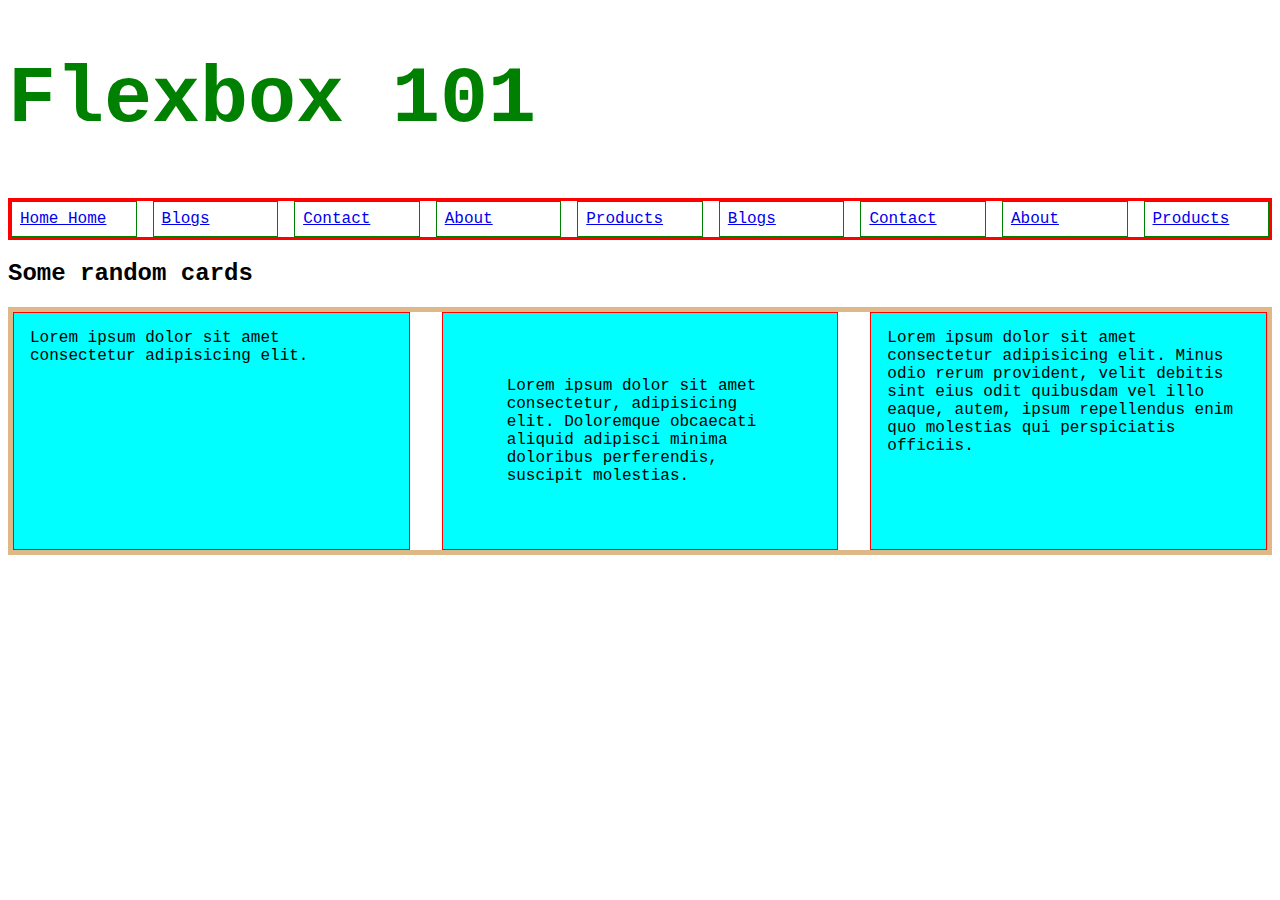
<file: flex/index.html>
<!DOCTYPE html>
<html lang="en">

<head>
    <meta charset="UTF-8">
    <meta http-equiv="X-UA-Compatible" content="IE=edge">
    <meta name="viewport" content="width=device-width, initial-scale=1.0">
    <link rel="stylesheet" href="style.css">
    <title>Document</title>
</head>

<body>
    <h1>Flexbox 101</h1>

    <header>
        <nav>
            <ul class="header-wrapper">
                <li><a href="#">Home Home</a></li>
                <li><a href="#">Blogs</a></li>
                <li><a href="#">Contact</a></li>
                <li><a href="#">About</a></li>
                <li><a href="#">Products</a></li>
                <li><a href="#">Blogs</a></li>
                <li><a href="#">Contact</a></li>
                <li><a href="#">About</a></li>
                <li><a href="#">Products</a></li>
            </ul>
        </nav>
    </header>

    <section class="cards-section">
        <h2>Some random cards</h2>
        <div class="cards-section__columns">
            <article class="cards-section__card">
                Lorem ipsum dolor sit amet consectetur adipisicing elit.
            </article>
            <article class="cards-section__card">
                Lorem ipsum dolor sit amet consectetur, adipisicing elit. Doloremque obcaecati aliquid adipisci minima
                doloribus perferendis, suscipit molestias.
            </article>
            <article class="cards-section__card">
                Lorem ipsum dolor sit amet consectetur adipisicing elit. Minus odio rerum provident, velit debitis sint
                eius odit quibusdam vel illo eaque, autem, ipsum repellendus enim quo molestias qui perspiciatis
                officiis.
            </article>
        </div>
    </section>
</body>

</html>
</file>
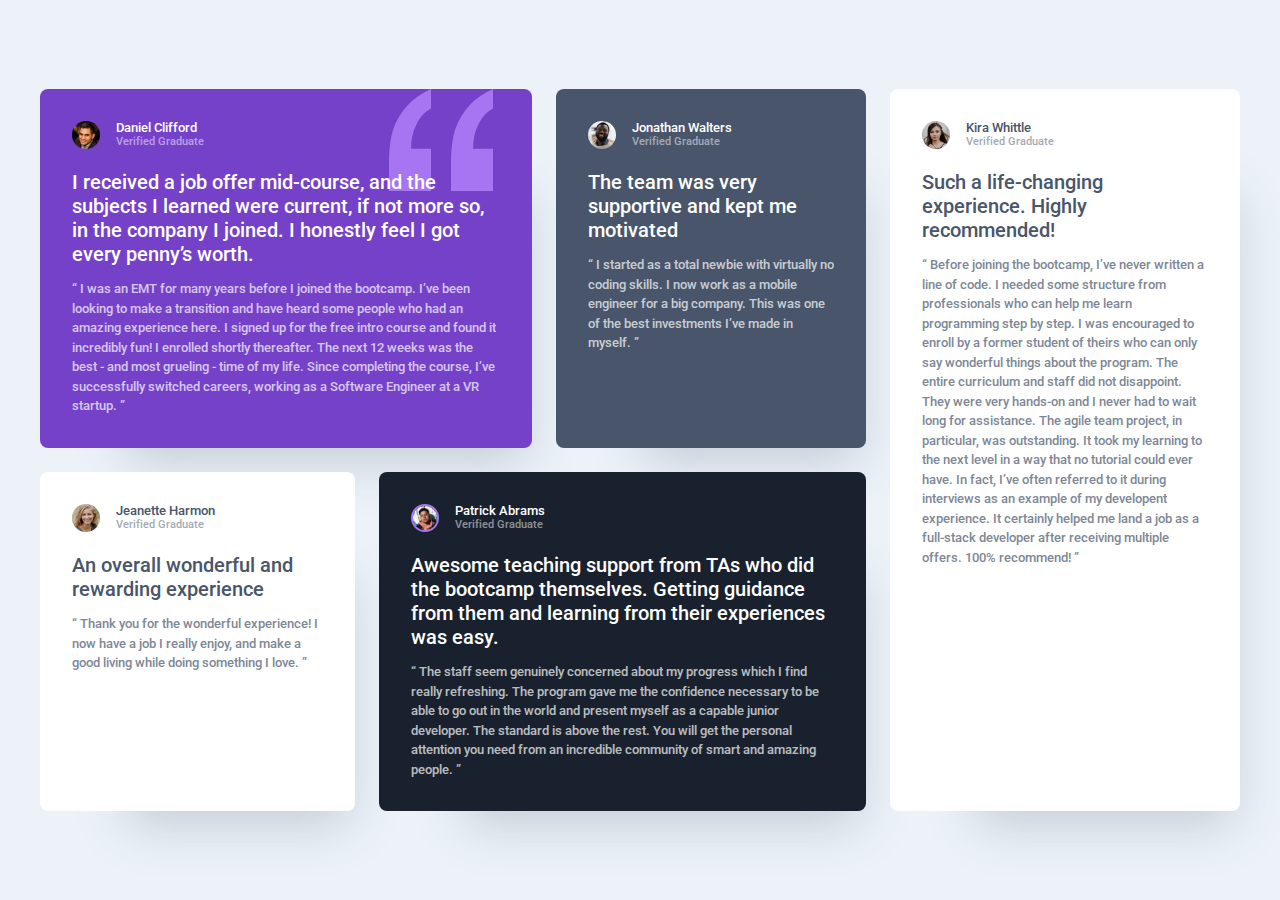
<file: grid/index.html>
<!DOCTYPE html>
<html lang="en">

<head>
  <meta charset="UTF-8">
  <meta http-equiv="X-UA-Compatible" content="IE=edge">
  <meta name="viewport" content="width=device-width, initial-scale=1.0">
  <!-- Google font -->
  <link rel="preconnect" href="https://fonts.googleapis.com">
  <link rel="preconnect" href="https://fonts.gstatic.com" crossorigin>
  <link href="https://fonts.googleapis.com/css2?family=Barlow+Semi+Condensed:wght@500;600&display=swap"
    rel="stylesheet">
  <!-- my css -->
  <link rel="stylesheet" href="style.css">
  <link rel="stylesheet" href="grid-style.css">
  <title>GRID</title>
</head>

<body>
  <main class="testimonial-grid">
    <article class="testimonial grid-column-span-2 flow bg-primary-400 quote text-neutral-100">
      <div class="flex">
        <div>
          <img  src="./images/image-daniel.jpg" alt="daniel clifford">
        </div>
        <div>
          <h2 class="name">Daniel Clifford</h2>
          <p class="position">Verified Graduate</p>
        </div>
      </div>
      <p>
        I received a job offer mid-course, and the subjects I learned were current, if not more so,
        in the company I joined. I honestly feel I got every penny’s worth.
      </p>
      <p>
        “ I was an EMT for many years before I joined the bootcamp. I’ve been looking to make a
        transition and have heard some people who had an amazing experience here. I signed up
        for the free intro course and found it incredibly fun! I enrolled shortly thereafter.
        The next 12 weeks was the best - and most grueling - time of my life. Since completing
        the course, I’ve successfully switched careers, working as a Software Engineer at a VR startup. ”
      </p>
    </article>
    <article class="testimonial flow bg-secondary-400 text-neutral-100">
      <div class="flex">
        <div>
          <img src="./images/image-jonathan.jpg" alt="Jonathan Walters">
        </div>
        <div>
          <h2 class="name">Jonathan Walters</h2>
          <p class="position">Verified Graduate</p>
        </div>
      </div>
      <p>
        The team was very supportive and kept me motivated
      </p>
      <p>
        “ I started as a total newbie with virtually no coding skills. I now work as a mobile engineer
        for a big company. This was one of the best investments I’ve made in myself. ”
      </p>
    </article>
    <article class="testimonial flow bg-neutral-100 text-secondary-400">
      <div class="flex">
        <div>
          <img src="./images/image-jeanette.jpg" alt="Jeanette Harmon">
        </div>
        <div>
          <h2 class="name">Jeanette Harmon</h2>
          <p class="position">Verified Graduate</p>
        </div>
      </div>
      <p>
        An overall wonderful and rewarding experience</p>
      <p>
        “ Thank you for the wonderful experience! I now have a job I really enjoy, and make a good living
        while doing something I love. ”
      </p>
    </article>
    <article class="testimonial grid-column-span-2 flow bg-secondary-500 text-neutral-100">
      <div class="flex">
        <div>
          <img class="border-primary-400" src="./images/image-patrick.jpg" alt="Patrick Abrams">
        </div>
        <div>
          <h2 class="name">Patrick Abrams</h2>
          <p class="position">Verified Graduate</p>
        </div>
      </div>
      <p>
        Awesome teaching support from TAs who did the bootcamp themselves. Getting guidance from them and
        learning from their experiences was easy.
      </p>
      <p>
        “ The staff seem genuinely concerned about my progress which I find really refreshing. The program
        gave me the confidence necessary to be able to go out in the world and present myself as a capable
        junior developer. The standard is above the rest. You will get the personal attention you need from
        an incredible community of smart and amazing people. ”
      </p>
    </article>
    <article class="testimonial flow bg-neutral-100 text-secondary-400">
      <div class="flex">
        <div>
          <img src="./images/image-kira.jpg" alt="Kira Whittle">
        </div>
        <div>
          <h2 class="name">Kira Whittle</h2>
          <p class="position">Verified Graduate</p>
        </div>
      </div>
      <p>
        Such a life-changing experience. Highly recommended!
      </p>
      <p>
        “ Before joining the bootcamp, I’ve never written a line of code. I needed some structure from
        professionals who can help me learn programming step by step. I was encouraged to enroll by a former
        student of theirs who can only say wonderful things about the program. The entire curriculum and staff
        did not disappoint. They were very hands-on and I never had to wait long for assistance. The agile team
        project, in particular, was outstanding. It took my learning to the next level in a way that no tutorial
        could ever have. In fact, I’ve often referred to it during interviews as an example of my developent
        experience. It certainly helped me land a job as a full-stack developer after receiving multiple offers.
        100% recommend! ”
      </p>
    </article>
  </main>




</body>

</html>
</file>
<file: flex/style.css>
body {
    font-family: 'Courier New', Courier, monospace;
}

h1 {
    color: green;
    font-size: 5rem;
}

.header-wrapper {
    list-style: none;
    padding: 0;
    border: 3px solid red;
    display: flex;
    gap: 1rem;
    flex-wrap: wrap;
}

.header-wrapper > * {
    padding: 0.5rem;
    border: 1px solid green;
    flex: 1;
}

.cards-section__columns {
    border: 5px solid burlywood;
    display: grid;
    gap: 2rem;
    grid-template-columns:repeat(3, 1fr);
}

@media (min-width: 50em) {
    .cards-section__columns {
        /* flex-direction: row; */
    }
    
}

.cards-section__columns > * {
    background-color: aqua;
    padding: 1rem;
    border: 1px solid red;

    flex: 1
}

.cards-section__card:nth-child(2) {
    padding: 4rem;
}
</file>
<file: grid/style.css>
@import url('https://fonts.googleapis.com/css2?family=Roboto:wght@500&display=swap');

:root {
    --clr-primary-400: 263 55% 52%;
    --clr-secondary-400: 217 19% 35%;
    --clr-secondary-500: 219 29% 14%;
    --clr-neutral-100: 0 0% 100%;
    --clr-neutral-200: 210 46% 95%;
    --clr-neutral-300: 0 0% 81%;
  
    --ff-primary: "Roboto", sans-serif;
  
    --fw-400: 500;
    --fw-700: 600;
  
    --fs-300: 0.6875rem;
    --fs-400: 0.8125rem;
    --fs-500: 1.25rem;
  }
  
  /* Box sizing rules */
  *,
  *::before,
  *::after {
    box-sizing: border-box;
  }
  
  /* Remove default margin */
  body,
  h1,
  h2,
  h3,
  h4,
  p,
  figure,
  blockquote,
  dl,
  dd {
    margin: 0;
  }
  
  /* Remove list styles on ul, ol elements with a list role, which suggests default styling will be removed */
  ul[role="list"],
  ol[role="list"] {
    list-style: none;
  }
  
  /* Set core root defaults */
  html:focus-within {
    scroll-behavior: smooth;
  }
  
  /* Set core body defaults */
  body {
    min-height: 100vh;
    text-rendering: optimizeSpeed;
    line-height: 1.5;
  }
  
  /* A elements that don't have a class get default styles */
  a:not([class]) {
    text-decoration-skip-ink: auto;
  }
  
  /* Make images easier to work with */
  img,
  picture {
    max-width: 100%;
    display: block;
  }
  
  /* Inherit fonts for inputs and buttons */
  input,
  button,
  textarea,
  select {
    font: inherit;
  }
  
  /* Remove all animations, transitions and smooth scroll for people that prefer not to see them */
  @media (prefers-reduced-motion: reduce) {
    html:focus-within {
      scroll-behavior: auto;
    }
  
    *,
    *::before,
    *::after {
      animation-duration: 0.01ms !important;
      animation-iteration-count: 1 !important;
      transition-duration: 0.01ms !important;
      scroll-behavior: auto !important;
    }
  }
  
  body {
    display: grid;
    place-content: center;
    min-height: 100vh;
  
    font-family: var(--ff-primary);
    font-weight: var(--fw-400);
  
    background-color: hsl(var(--clr-neutral-200));
  }
  
  h1,
  h2,
  h3 {
    font-weight: var(--fw-700);
  }
  
  /* utilities */
  .flex {
    display: flex;
    gap: var(--gap, 1rem);
  }
  
  .flow > *:where(:not(:first-child)) {
    margin-top: var(--flow-spacer, 1em);
  }
  
  .bg-primary-400 {
    background: hsl(var(--clr-primary-400));
  }
  .bg-secondary-400 {
    background: hsl(var(--clr-secondary-400));
  }
  .bg-secondary-500 {
    background: hsl(var(--clr-secondary-500));
  }
  
  .bg-neutral-100 {
    background: hsl(var(--clr-neutral-100));
  }
  
  .text-neutral-100 {
    color: hsl(var(--clr-neutral-100));
  }
  .text-secondary-400 {
    color: hsl(var(--clr-secondary-400));
  }
  .border-primary-400 {
    border: 2px solid #a775f1;
  }

  .testimonial {
    font-size: var(--fs-400);
    padding: 2rem;
    border-radius: 0.5rem;
    box-shadow: 2.5rem 3.75rem 3rem -3rem hsl(var(--clr-secondary-400) / 0.25);
  }
  
  .testimonial.quote {
    background-image: url("./images/bg-pattern-quotation.svg");
    background-repeat: no-repeat;
    background-position: top right 10%;
  }
  
  .testimonial img {
    width: 1.75rem;
    aspect-ratio: 1;
    border-radius: 50%;
  }
  
  .testimonial .name {
    font-size: var(--fs-400);
    font-weight: var(--fw-400);
    line-height: 1;
  }
  
  .testimonial .position {
    font-size: var(--fs-300);
    opacity: 0.5;
  }
  
  .testimonial > p:first-of-type {
    font-size: var(--fs-500);
    line-height: 1.2;
  }
  
  .testimonial > p:last-of-type {
    opacity: 0.7;
  }

  .testimonial-grid {
    padding-block: 2rem;
    width: min(95%, 75rem);
    margin-inline: auto;
  }
</file>
<file: grid/grid-style.css>
.testimonial-grid {
    display: grid;
    gap: 1.5rem;
    grid-template-areas: 
    'one'
    'two'
    'three'
    'four'
    'five';
}

.testimonial:nth-child(1) {
    grid-area: one;
}

.testimonial:nth-child(2) {
    grid-area: two;
}
.testimonial:nth-child(3) {
    grid-area: three;
}
.testimonial:nth-child(4) {
    grid-area: four;
}
.testimonial:nth-child(5) {
    grid-area: five;
}

@media (min-width:30em) {
    .testimonial-grid {
        grid-template-areas: 
        'five five'
        'one one'
        'two three'
        'four four'
       ;
    }
}


@media (min-width: 50em) {

    .grid-column-span-2 {
        grid-column: span 2;
    }

     .testimonial-grid {
        grid-template-areas: 
    'one one two five'
    'three four four five';
 
} 
    .testimonial:last-child {
        grid-column-start: 4;
        grid-row-start: 1;
        grid-row-end: 3;
    }
}
</file>
